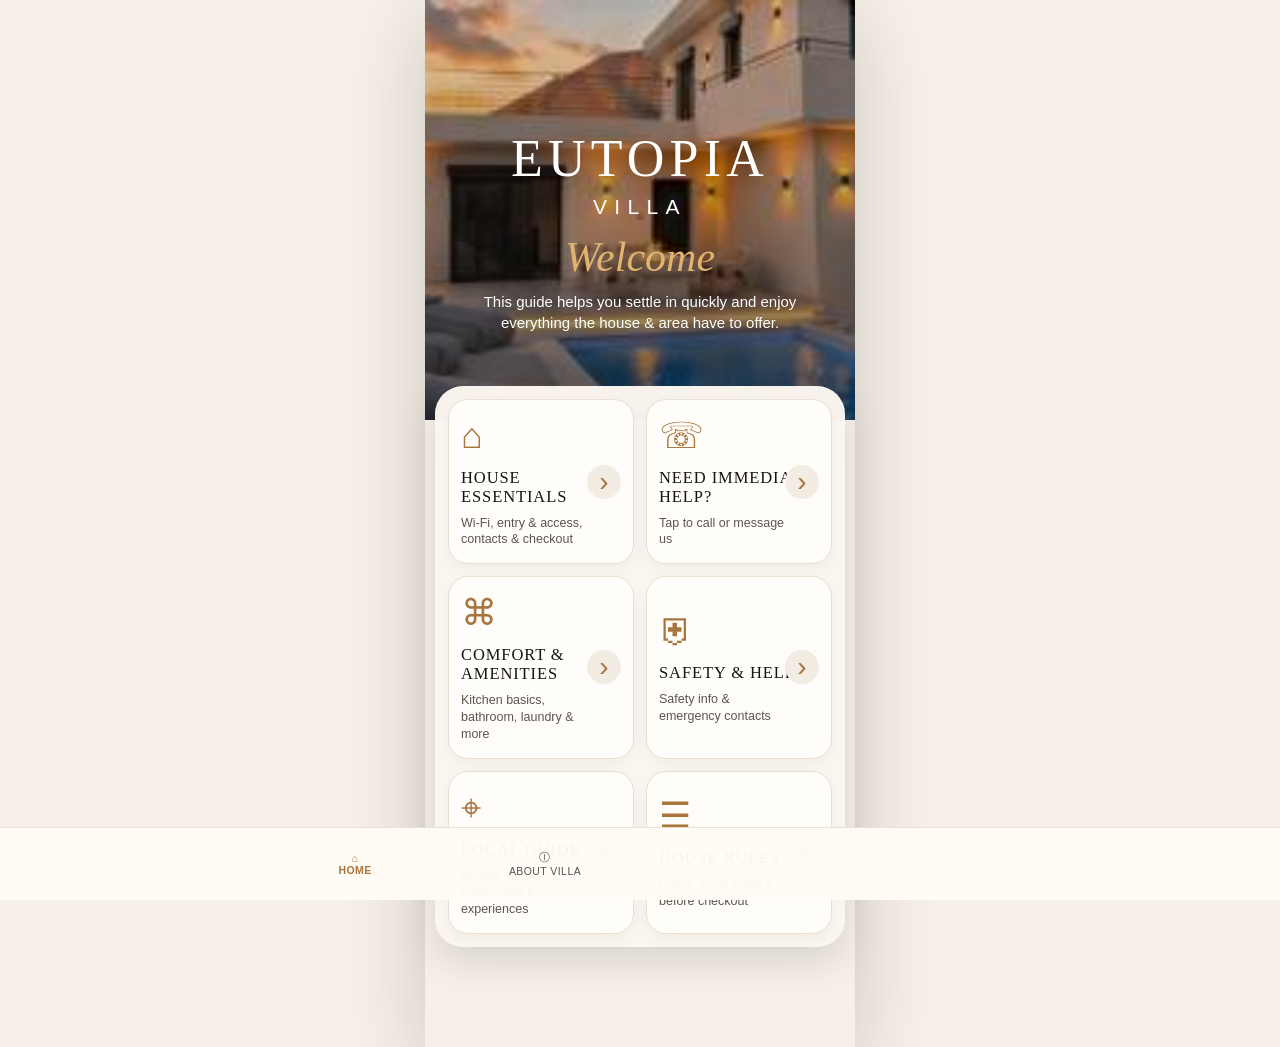
<file: welcome-guide.html>
<!doctype html>
<html lang="en">
<head>
<meta charset="utf-8">
<meta name="viewport" content="width=device-width, initial-scale=1, viewport-fit=cover">
<title>Eutopia Villa Guide</title>
<meta name="robots" content="noindex, nofollow">
<style>
*{box-sizing:border-box}body{margin:0;background:#f6f0e8;color:#171513;font-family:-apple-system,BlinkMacSystemFont,"Segoe UI",Arial,sans-serif;padding-bottom:76px}button{font:inherit}.serif{font-family:Georgia,"Times New Roman",serif}.screen{display:none}.screen.active{display:block}
.hero{position:relative;height:420px;overflow:hidden;background:#111}.hero img{position:absolute;inset:0;width:100%;height:100%;object-fit:cover}.hero:after{content:"";position:absolute;inset:0;background:linear-gradient(to bottom,rgba(0,0,0,.08),rgba(0,0,0,.48))}
.logo{position:relative;z-index:2;height:100%;display:flex;flex-direction:column;align-items:center;justify-content:center;text-align:center;padding:72px 16px 24px;color:white}.logo h1{font-size:52px;letter-spacing:.10em;margin:0;font-weight:400;line-height:.92;text-shadow:0 5px 20px rgba(0,0,0,.35)}.villa{margin-top:12px;font-size:21px;letter-spacing:.35em}.welcome{margin-top:14px;color:#e0b36f;font-size:42px;font-style:italic}.logo p{margin:10px auto 0;max-width:330px;line-height:1.42;font-size:15px;text-shadow:0 3px 14px rgba(0,0,0,.45)}
.menu,.lang{position:absolute;z-index:5;top:18px;background:rgba(251,246,239,.95);border:1px solid rgba(255,255,255,.55);box-shadow:0 10px 28px rgba(0,0,0,.18)}.menu{left:16px;width:68px;height:76px;border-radius:18px;display:flex;flex-direction:column;align-items:center;justify-content:center;gap:8px}.menu i{display:block;width:30px;height:2px;background:#171513;margin:3px 0;border-radius:8px}.menu span{font-size:11px;text-transform:uppercase;letter-spacing:.08em}.lang{right:14px;border-radius:999px;padding:11px 14px;display:flex;gap:10px;align-items:center;font-size:15px}.lang b{width:1px;height:20px;background:#bfa98d}
.home-content{position:relative;z-index:3;margin:-34px 10px 24px}.panel{background:rgba(251,246,239,.98);border-radius:28px;padding:13px;box-shadow:0 16px 40px rgba(0,0,0,.12)}.grid{display:grid;grid-template-columns:1fr 1fr;gap:12px}
.card{background:#fffdfa;border:1px solid #eadfd1;border-radius:20px;min-height:140px;padding:15px 12px;position:relative;box-shadow:0 6px 18px rgba(0,0,0,.045);text-align:left;width:100%;cursor:pointer;color:inherit}.icon{font-size:36px;color:#a8753d;margin-bottom:12px}.card h2{font-family:Georgia,"Times New Roman",serif;text-transform:uppercase;letter-spacing:.055em;font-size:16.5px;line-height:1.14;margin:0;font-weight:500}.card p{font-size:12.5px;line-height:1.35;color:#5b554e;margin:8px 32px 0 0}.arrow{position:absolute;right:12px;top:50%;transform:translateY(-50%);width:34px;height:34px;border-radius:50%;background:#f3ece3;color:#a8753d;display:flex;align-items:center;justify-content:center;font-size:28px}
.topbar{height:64px;background:#fffdfa;border-bottom:1px solid #eadfd1;display:flex;align-items:center;justify-content:center;position:sticky;top:0;z-index:10}.topbar h1{font-family:Georgia,"Times New Roman",serif;text-transform:uppercase;letter-spacing:.06em;font-size:21px;margin:0;text-align:center;max-width:72%;line-height:1.05}.back,.heart{position:absolute;top:0;height:64px;border:0;background:transparent;font-size:32px;color:#171513}.back{left:8px}.heart{right:14px;color:#a8753d}
.page{padding:22px 16px 28px;max-width:760px;margin:auto}.intro{font-size:17px;line-height:1.5;color:#37322e;margin:0 0 22px}.list-card{width:100%;min-height:86px;border:1px solid #eadfd1;background:rgba(255,255,255,.88);border-radius:18px;margin-bottom:12px;padding:16px;display:flex;align-items:center;gap:16px;text-align:left;box-shadow:0 8px 24px rgba(82,57,31,.07);cursor:pointer;color:inherit}.list-icon{font-size:34px;color:#a8753d;width:42px;text-align:center;flex:none}.list-card h2{font-size:17px;margin:0;font-weight:700}.list-card p{font-size:13.5px;margin:5px 0 0;color:#5b554e;line-height:1.35}.list-arrow{margin-left:auto;color:#a8753d;font-size:30px}
.info-card{background:rgba(255,255,255,.88);border:1px solid #eadfd1;border-radius:20px;padding:20px;margin-bottom:14px;box-shadow:0 8px 24px rgba(82,57,31,.07)}.info-card h3{font-family:Georgia,"Times New Roman",serif;text-transform:uppercase;letter-spacing:.055em;font-size:19px;margin:0 0 10px}.info-card li{font-size:15.5px;line-height:1.55;color:#37322e;margin:4px 0}.info-card ul{margin:0;padding-left:20px}.info-card a{color:#a8753d;font-weight:700;text-decoration:underline}.gold-btn{border:0;width:100%;border-radius:14px;padding:15px;background:linear-gradient(135deg,#c89b50,#a87632);color:white;font-weight:700;font-size:16px;margin-top:16px;cursor:pointer}.bottom{position:fixed;left:0;right:0;bottom:0;z-index:20;background:rgba(255,251,245,.97);border-top:1px solid #eadfd1;padding-bottom:env(safe-area-inset-bottom)}.bottom-inner{height:72px;display:grid;grid-template-columns:repeat(4,1fr);max-width:760px;margin:auto}.nav{border:0;background:transparent;color:#555;font-size:10.5px;text-transform:uppercase;letter-spacing:.04em;text-align:center;padding:9px 0}.nav.active{color:#a8753d;font-weight:700}@media(min-width:700px){body{max-width:430px;margin:0 auto;box-shadow:0 20px 80px rgba(0,0,0,.18)}}

button,.card,.list-card{touch-action:manipulation;-webkit-tap-highlight-color:rgba(168,117,61,.18)}
a{touch-action:manipulation}
</style></head>
<body>
<div id="home" class="screen active"><section class="hero"><img src="[data-uri]" alt="Eutopia Villa"><div class="logo"><h1 class="serif">EUTOPIA</h1><div class="villa">VILLA</div><div class="welcome serif">Welcome</div><p>This guide helps you settle in quickly and enjoy everything the house & area have to offer.</p></div></section><main class="home-content"><div class="panel"><div class="grid" id="homeGrid">
<button type="button" class="card" onclick="openCategory('essentials')"><div class="icon">⌂</div><h2>House Essentials</h2><p>Wi‑Fi, entry & access, contacts & checkout</p><div class="arrow">›</div></button>
<button type="button" class="card" onclick="openCategory('help')"><div class="icon">☏</div><h2>Need Immediate Help?</h2><p>Tap to call or message us</p><div class="arrow">›</div></button>
<button type="button" class="card" onclick="openCategory('comfort')"><div class="icon">⌘</div><h2>Comfort & Amenities</h2><p>Kitchen basics, bathroom, laundry & more</p><div class="arrow">›</div></button>
<button type="button" class="card" onclick="openCategory('safety')"><div class="icon">⛨</div><h2>Safety & Help</h2><p>Safety info & emergency contacts</p><div class="arrow">›</div></button>
<button type="button" class="card" onclick="openCategory('local')"><div class="icon">⌖</div><h2>Local Guide</h2><p>Nearby shops, restaurants & experiences</p><div class="arrow">›</div></button>
<button type="button" class="card" onclick="openDetail('house-rules','home')"><div class="icon">☰</div><h2>House Rules</h2><p>Rules, guest guide & before checkout</p><div class="arrow">›</div></button>
</div></div></main></div>
<div id="category" class="screen"><header class="topbar"><button type="button" class="back" type="button" onclick="goHome()">‹</button><h1 id="catTitle"></h1></header><main class="page"><p id="catIntro" class="intro"></p><div id="catList"></div><button type="button" class="gold-btn" type="button" onclick="goHome()">⌂ Back to Home</button></main></div>
<div id="detail" class="screen"><header class="topbar"><button type="button" class="back" type="button" onclick="backToCat()">‹</button><h1 id="detTitle"></h1></header><main class="page"><p id="detIntro" class="intro"></p><div id="detBlocks"></div><button type="button" class="gold-btn" type="button" onclick="backToCat()">⌂ Back</button></main></div>
<nav class="bottom"><div class="bottom-inner"><button type="button" class="nav active" type="button" onclick="goHome()">⌂<br>Home</button><button type="button" class="nav" onclick="openAboutVilla()">ⓘ<br>About Villa</button></div></nav>
<script>
(function(){
  var currentCategory = null;
  function byId(id){ return document.getElementById(id); }
  function show(id){
    var screens = document.getElementsByClassName('screen');
    for(var i=0;i<screens.length;i++){ screens[i].className='screen'; }
    var target = byId(id);
    if(target){ target.className='screen active'; }
    window.scrollTo(0,0);
  }
  function safe(s){
    return String(s).replace(/[&<>"']/g,function(c){
      return {'&':'&amp;','<':'&lt;','>':'&gt;','"':'&quot;',"'":'&#39;'}[c];
    });
  }
  function linkItem(x){
    if(typeof x === 'object' && x.href){
      return '<a href="'+x.href+'" target="_blank" rel="noopener">'+safe(x.text)+'</a>';
    }
    return safe(x);
  }

  var categories = {
    essentials:{title:'House Essentials',intro:'Everything you need to know for a smooth and hassle-free stay.',items:[
      ['wifi','≋','Wi‑Fi','Network details & password'],
      ['entry','⚿','Entry & Access','How to enter & use the keys'],
      ['contacts','◎','Contacts','Important contacts & numbers'],
      ['garage','▤','Garage Doors','How to open the garage doors']
    ]},
    help:{title:'Need Immediate Help?',intro:'Contact us anytime during your stay.',items:[
      ['contacts','☏','Call Tony / Silia','Host and co-host contacts'],
      ['emergency','+','Emergency Numbers','Police, ambulance and fire department']
    ]},
    comfort:{title:'Comfort & Amenities',intro:'Everything you need for comfortable everyday use inside the villa.',items:[
      ['lights','☼','Lights','Indoor and outdoor lighting instructions'],
      ['tv','▭','Smart TV & Music','Streaming, live TV and Bluetooth'],
      ['hotwater','♢','Hot Water','Solar water heater and boiler switch'],
      ['ac','❄','Heating / Air‑Conditioning','Cooling and heating instructions'],
      ['kitchen','♧','Kitchen Essentials','Cooking, coffee, dishwasher and waste'],
      ['bathroom','◡','Bathroom Basics','Bathroom essentials and window note'],
      ['laundry','▣','Laundry','Washing machine, detergent and drying']
    ]},
    safety:{title:'Safety & Help',intro:'Important safety information and emergency assistance during your stay.',items:[
      ['safety-main','⛨','First Aid & Safety','Safety kit, fire safety and electrical panel'],
      ['emergency','+','Emergency Contacts','Host, co-host and emergency numbers']
    ]},
    local:{title:'Local Guide',intro:'Useful nearby shops and curated local experiences around Lagonisi.',items:[
      ['shops','⌖','Supermarkets & Markets','Walking and short-drive options'],
      ['experience','✧','Guest Experience Guide','Full Lagonisi experience guide']
    ]}
  };

  function maps(q){ return 'https://www.google.com/maps/search/?api=1&query=' + encodeURIComponent(q); }

  var details = {
    wifi:{title:'Wi‑Fi',intro:'Stay connected during your stay.',blocks:[['Network',['EUTOPIA']],['Password',['Eutopia110']]]},
    entry:{title:'Entry & Access',intro:'Everything you need for entering and using the villa comfortably.',blocks:[
      ['Main Entrance',['Use the card or alternatively the key.']],
      ['Garage Doors',['Press A or B on the control according to the letters shown on the garage doors.']],
      ['Access Notes',['Please always close the garage doors after entering or exiting.','Keep the access card with you during your stay.','In case of lost key/card please contact the Villa Host immediately.']]
    ]},
    contacts:{title:'Contacts',intro:'Important contacts for a worry-free stay.',blocks:[
      ['Villa Host',[{text:'Tony — +30 6983524100',href:'tel:+306983524100'}]],
      ['Co‑Host / Manager',[{text:'Silia — +30 6951638967',href:'tel:+306951638967'}]]
    ]},
    garage:{title:'Garage Doors',intro:'How to use the garage doors.',blocks:[['Garage Doors',['Press A or B on the control according to the letters shown on the garage doors.']]]},
    lights:{title:'Lights',intro:'Indoor and outdoor lighting instructions for a comfortable stay.',blocks:[
      ['Main Living Area',['The main lighting switches are located next to the villa entrance.','Additional ambient lighting is controlled from the living room side panels.']],
      ['Ceiling LED',['The ceiling LED supports dimming with the remote control.']],
      ['Garden Lights',['All garden lights turn ON and OFF automatically.','If manual control is needed, the switch is the third one below the switch panel located to the left of the guest WC on the ground floor.']],
      ['Pool Lights',['Pool lights are controlled from the remote control,Everytime you switch on/off the colour is changed']],
      ['Terrace LED & Exterior Spotlights',['Terrace LED lights and exterior house spotlights are controlled from the same switch panel, located in the dining room, to the right of the entrance.']]
    ]},
    tv:{title:'Smart TV & Music',intro:'Watch TV, stream your favorite apps and enjoy music throughout your stay.',blocks:[
      ['Watch TV',['Press Home on the remote.','Open Live TV.','Change channels using CH + / −.','Use VOL + / − for volume.']],
      ['Streaming Apps',['Netflix','YouTube','ERTFLIX']],
      ['Bluetooth Speaker / Amplifier',['Turn power on: Master ON, Main Zone ON.','Check for input: CD.','Enable Bluetooth on your phone and select C52.']]
    ]},
    hotwater:{title:'Hot Water',intro:'The villa uses a solar water heater for daily hot water.',blocks:[
      ['Hot Water System',['Hot water type: solar water heater.','Available 24/7 depending on solar heating conditions.']],
      ['Boiler Switch',['Turn ON switch number 30 in the electrical panel, located in the cabinet to the left of the main entrance.','Check that indicator light number 31 is ON.','Wait approximately 15 minutes for hot water.']],
      ['Warning',['Before using the shower, turn OFF switch number 30.','Check that indicator light 31 is OFF.','Please do not leave the boiler ON continuously.']]
    ]},
    ac:{title:'Heating / Air‑Conditioning',intro:'Heating and cooling instructions for a comfortable stay.',blocks:[
      ['Using The AC',['Use the remote control provided in each room.','Press ON/OFF to start the unit.']],
      ['Cooling Mode',['Select COOL mode (snowflake symbol). Recommended temperature: 24–26°C.']],
      ['Heating Mode',['Select HEAT mode (sun symbol). Recommended temperature: 20–22°C.']],
      ['Energy Saving',['Please keep doors and windows closed while the AC is operating.','Turn OFF AC units when leaving the villa.']]
    ]},
    kitchen:{title:'Kitchen Essentials',intro:'Everything you need for cooking, coffee and everyday kitchen use.',blocks:[
      ['Coffee',['Fill the water tank from the top.','Insert capsule and close the handle firmly.','Press the button power behind small or large cup buttons.','Press the small or large cup button.']],
      ['Stove',['Touch controls are located at the front center.','Press ON before selecting a cooking zone.','Adjust heat using + / − controls.','BOOST activates the outer ring on the front-right cooking zone.']],
      ['Oven',['Select heating mode using the left knob.','Set temperature using the right knob.','Interior light turns on automatically while operating.']],
      ['Dishwasher',['Insert tablet (you will find the tablets in the cabinet under the sink).','Press power','Select ECO mode.','Press START and close the door completely.']],
      ['Waste & Recycling',['Two bins are located in the lower cabinet to the left of the sink.','The front bin is for general waste.','The rear bin is for recycling.']]
    ]},
    bathroom:{title:'Bathroom Basics',intro:'Everything you need for comfortable everyday bathroom use.',blocks:[
      ['Bathroom Essentials',['Located inside the bathroom/WC vanity:','Toilet paper','Hand soap','Basic bathroom essentials','Hair dryer']],
      ['Please Note',['Please do not dispose of paper or sanitary products in the toilet.','Please keep the bathroom window tilted open after shower use when possible.']]
    ]},
    laundry:{title:'Laundry',intro:'Laundry and washing machine instructions for everyday use.',blocks:[
      ['Before Starting',['Open the detergent drawer on the left side.','Laundry detergent is located inside the WC vanity.','Add detergent.','Load laundry and close the door firmly.']],
      ['Select Program',['For everyday laundry, select 40° on the main program dial.','For sensitive / delicate clothes, use the 30° delicate program.','Recommended spin speed: 600–800 rpm.']],
      ['Drying Rack & Ironing',['The drying rack and ironing equipment are located inside the office closet.']]
    ]},
    'safety-main':{title:'First Aid & Safety',intro:'Important safety information.',blocks:[
      ['First Aid Kit',['A first aid kit is available in the second drawer below the stovetop. You will also find painkillers there']],
      ['Fire extinguisher',['The fire extinguisher is located next to the staircase. There is also a second fire extinguisher (liquid in a glass bottle) in the cabinet above the stovetop.']],
      ['Fire Safety',['Please avoid leaving candles or BBQ unattended.','Turn OFF electrical appliances when not in use.']],
      ['Electrical Panel',['The electrical panel is located in the cabinet to the left of the main entrance.']]
    ]},
    emergency:{title:'Emergency Contacts',intro:'Important emergency numbers.',blocks:[
      ['Emergency Numbers',[{text:'Police: 100',href:'tel:100'},{text:'Ambulance: 166',href:'tel:166'},{text:'Fire Department: 199',href:'tel:199'},{text:'European Emergency Number: 112',href:'tel:112'}]]
    ]},
    shops:{title:'Supermarkets & Markets',intro:'Nearby shops within walking distance or short drive.',blocks:[
      ['Supermarkets & Markets',[
        {text:'AB Food Market — ~18–25′ walk (~5′ car)',href:maps('AB Food Market Lagonisi')},
        {text:'My Market — ~25–30′ walk (~6–7′ car)',href:maps('My Market Lagonisi')},
        {text:'Market‑In — ~20′ walk (~5′ car)',href:maps('Market In Lagonisi')},
        {text:'European Mini Market — ~7′ walk',href:maps('European Mini Market Lagonisi')}
      ]],
      ['Butcher',[{text:'Makedonas Delicatessen — ~20′ walk (~5′ car)',href:maps('Makedonas Delicatessen Lagonisi')}]]
    ]},
    experience:{title:'Guest Experience Guide',intro:'Lagonisi – Guest Experience Guide.',blocks:[
      ['Welcome',['Welcome to Eutopia Villa, a residence in the beautiful coastal area of Lagonisi, a southern part of the Athenian Riviera. Here’s a guide we hope to help you enjoy your time while being around, explore local gems & feel the authentic taste of traditional Greek cuisine & a relaxing lifestyle.']],
      ['1. Sunset at Sounio (Signature Experience)',['One of the most beautiful sunset experiences in Greece.',{text:'Afternoon swim at Charakas Beach',href:maps('Charakas Beach')},{text:'Sunset at the Temple of Poseidon at Sounio',href:maps('Temple of Poseidon Sounio')},'Seafood dinner options after sunset:',{text:'Syrtaki – sea view, relaxed atmosphere, reliable quality',href:maps('Syrtaki Sounio')},{text:'Thodoros & Eleni – most authentic local tavern, traditional Greek seafood experience',href:maps('Thodoros and Eleni Sounio')},'Tip: Arrive 45–60 minutes before sunset for the best view.']],
      ['2. Relax Beach Day',['A peaceful day by the sea with a more local vibe.',{text:'Morning & afternoon at Thymari Beach (quiet, natural, less crowded)',href:maps('Thymari Beach')},'Lunch nearby:',{text:'Traditional seafood tavernas in Palaia Fokaia',href:maps('Palaia Fokaia')},{text:'Galene restaurant recommended',href:maps('Galene Restaurant Palaia Fokaia')},'Fresh fish restaurants within a short drive.',{text:'Coffee or ice cream in Saronida',href:maps('Saronida')},'Relaxed seaside walk.']],
      ['3. Riviera Exploration Day',['A scenic coastal experience along the Athenian Riviera.',{text:'Drive through Vouliagmeni / Kavouri',href:maps('Vouliagmeni Kavouri')},{text:'Swimming at Lake Vouliagmeni (natural thermal lake experience)',href:maps('Lake Vouliagmeni')},{text:'Coffee or seaside break in Vouliagmeni area',href:maps('Vouliagmeni')},{text:'Sunset at Lasithi Café Restaurant (Kavouri)',href:maps('Lasithi Cafe Restaurant Kavouri')},{text:'Optional shopping & walking in Glyfada',href:maps('Glyfada Athens')},{text:'Sardelaki (seafood)',href:maps('Sardelaki Glyfada')},{text:'Barbounaki (seafood)',href:maps('Barbounaki Glyfada')},{text:'Pasifae (Cretan cuisine)',href:maps('Pasifae Glyfada')}]],
      ['4. Relaxing Villa Day (Stay & Enjoy)',['A slow, peaceful day to enjoy the villa, the pool, and the surroundings.','Relax by the swimming pool.','Easy meals at the villa (delivery or takeaway):',{text:'AKITCHEN',href:maps('AKITCHEN Lagonisi')},{text:'Piatza Kalamaki – casual Greek food, souvlaki & quick meals',href:maps('Piatza Kalamaki Lagonisi')},{text:'Pita Lagonisi – local gyros',href:maps('Pita Lagonisi')},{text:'Magginas Dairy Shop – traditional dairy products, ice cream & sweets',href:maps('Magginas Dairy Shop Lagonisi')},{text:'Coffee Island',href:maps('Coffee Island Lagonisi')},{text:'Coffee Berry',href:maps('Coffee Berry Lagonisi')},{text:'Dining in Kyra Popi – fresh seafood, traditional Greek tavern',href:maps('Kyra Popi Lagonisi')}]],
      ['Sunset Coastal Walk (Local Experience)',[{text:'Walk along the seaside path between Lagonisi and Saronida',href:maps('Lagonisi Saronida seaside path')},'Small coves and sea stops along the way.','One of the best local sunset experiences without driving.','I’d definitely recommend enjoying a sunset picnic by the coast.']],
      ['Local Tips',['A car is highly recommended.','The coastal road is one of the most beautiful drives in Attica.','Hidden beaches and coves are often the most beautiful spots.','Reserve a table in advance.']],
      ['Thank You',['Thank you for choosing our place to spend your vacations. We hope you enjoy your stay, create beautiful memories to cherish for the years to come & let the summer vibes embrace you with peaceful sunset views by the pool or by the sea.']]
    ]},
    'house-rules':{title:'House Rules',intro:'Please help us maintain a peaceful, safe and enjoyable environment for everyone.',blocks:[
      ['Quiet Hours',['15:00–17:30 & 23:00–07:00.']],
      ['Smoking',['Smoking is allowed only in outdoor areas.']],
      ['Pool',['Use the pool at your own risk.','Please do not run around the pool area.','Diving is not allowed.']],
      ['BBQ & Garden',['Do not use the BBQ during strong winds due to fire risk.','Please keep the water hose nearby and ready for use.','Clean after use.']],
      ['Visitors & Events',['Visitors not included in the booking are not allowed.','No parties or events allowed.','Maximum number of guests: 6 persons.']],
      ['Important Notice',['⚠️ Any violation of the above rules may result in immediate cancellation of the booking and charges for damages.']]
    ]}
  };

  window.openAboutVilla = function(){
    currentCategory = null;
    byId('detTitle').textContent = 'About Villa';
    byId('detIntro').textContent = '';
    byId('detBlocks').innerHTML = '<div style="border-radius:18px;overflow:hidden;border:1px solid #eadfd1;margin-bottom:14px"><iframe src="https://maps.google.com/maps?q=Ieras+Monis+Arkadiou+110&output=embed" width="100%" height="320" style="border:0;display:block" allowfullscreen loading="lazy"></iframe></div><article class="info-card"><h3>Address</h3><ul><li><a href="https://maps.google.com/?q=Ieras+Monis+Arkadiou+110" target="_blank" rel="noopener">Ieras Monis Arkadiou 110</a></li></ul></article>';
    show('detail');
  };
  window.goHome = function(){ currentCategory=null; show('home'); };
  window.openCategory = function(id){
    if(id === 'rules'){ window.openDetail('house-rules','home'); return; }
    var c = categories[id]; currentCategory = id;
    byId('catTitle').textContent = c.title;
    byId('catIntro').textContent = c.intro;
    var html = '';
    for(var i=0;i<c.items.length;i++){
      var it=c.items[i];
      html += '<button type="button" class="list-card" onclick="openDetail(\''+it[0]+'\')"><div class="list-icon">'+it[1]+'</div><div><h2>'+safe(it[2])+'</h2><p>'+safe(it[3])+'</p></div><div class="list-arrow">›</div></button>';
    }
    byId('catList').innerHTML = html;
    show('category');
  };
  window.backToCat = function(){ currentCategory ? window.openCategory(currentCategory) : window.goHome(); };
  window.openDetail = function(id, from){
    if(from === 'home'){ currentCategory = null; }
    var d = details[id];
    byId('detTitle').textContent = d.title;
    byId('detIntro').textContent = d.intro;
    var html = '';
    for(var i=0;i<d.blocks.length;i++){
      var b=d.blocks[i];
      html += '<article class="info-card"><h3>'+safe(b[0])+'</h3><ul>';
      for(var j=0;j<b[1].length;j++){ html += '<li>'+linkItem(b[1][j])+'</li>'; }
      html += '</ul></article>';
    }
    byId('detBlocks').innerHTML = html;
    show('detail');
  };
})();
</script>

</body></html>
</file>
